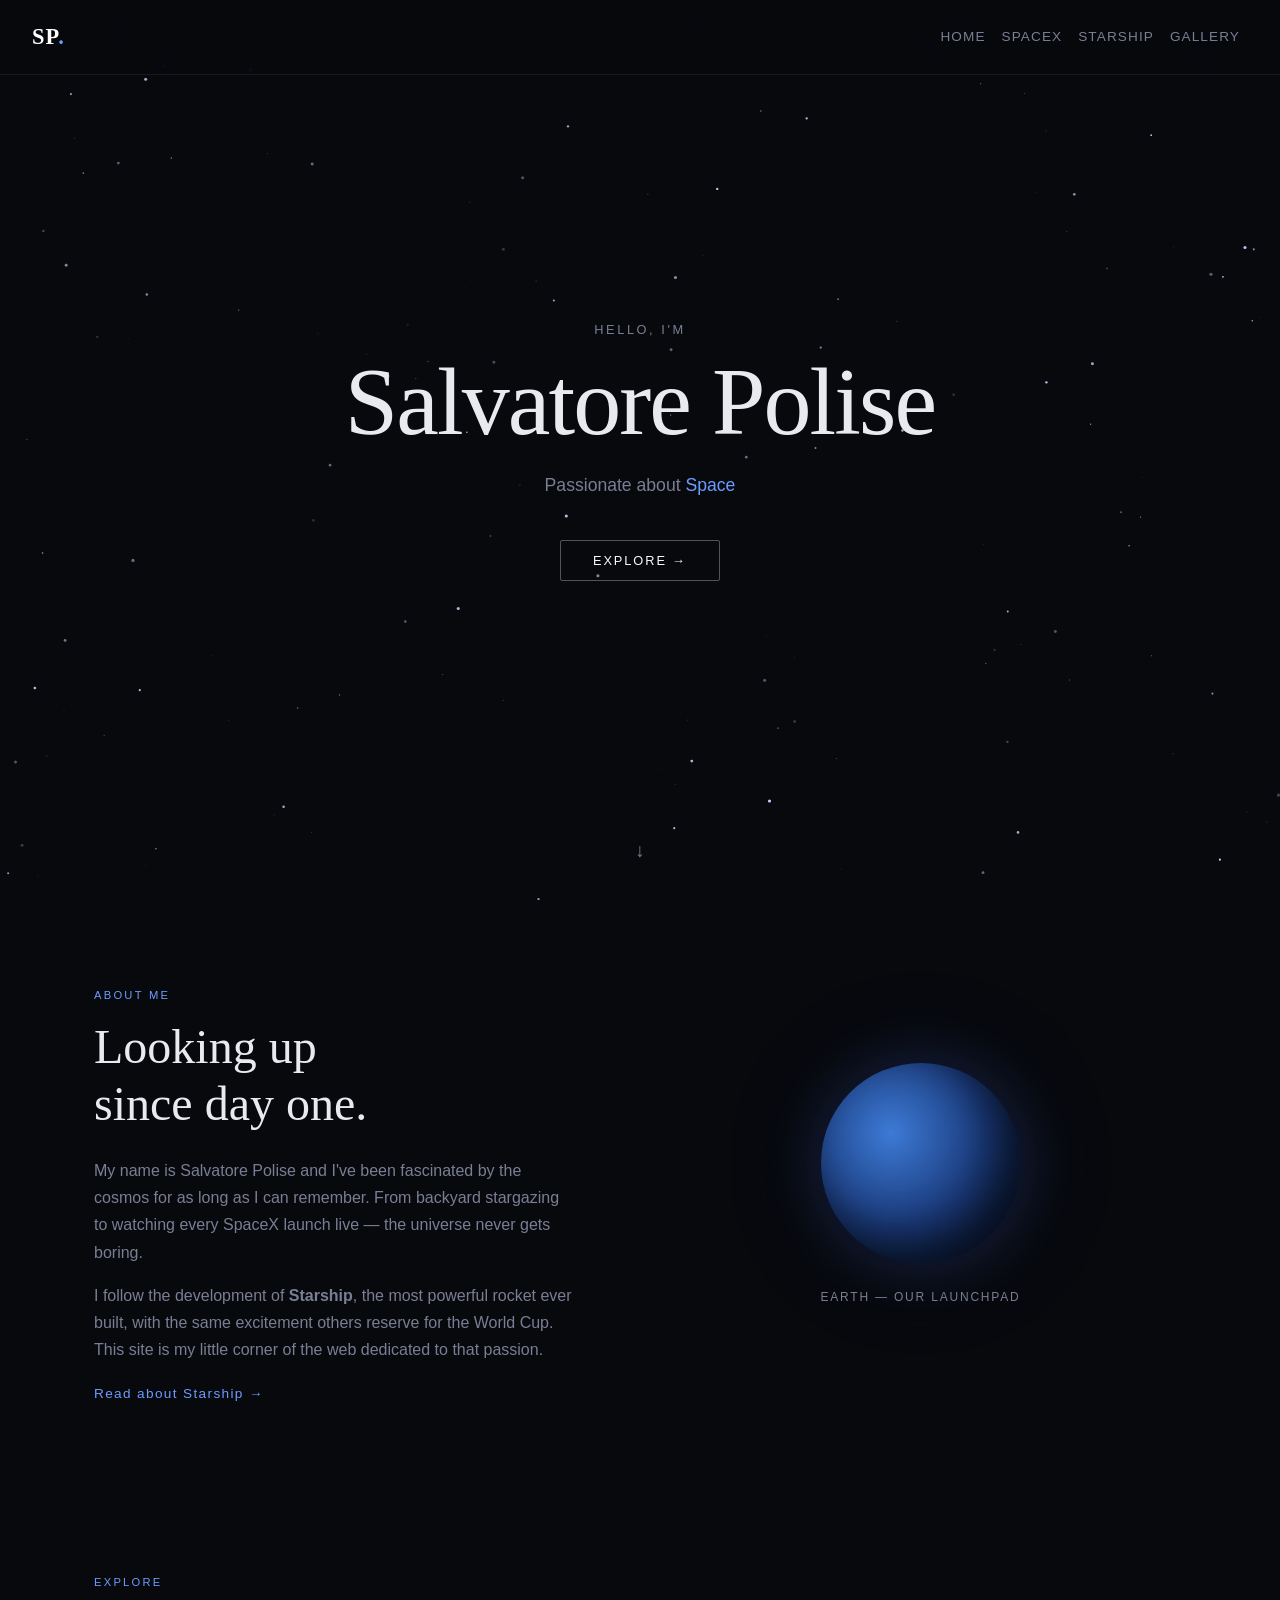
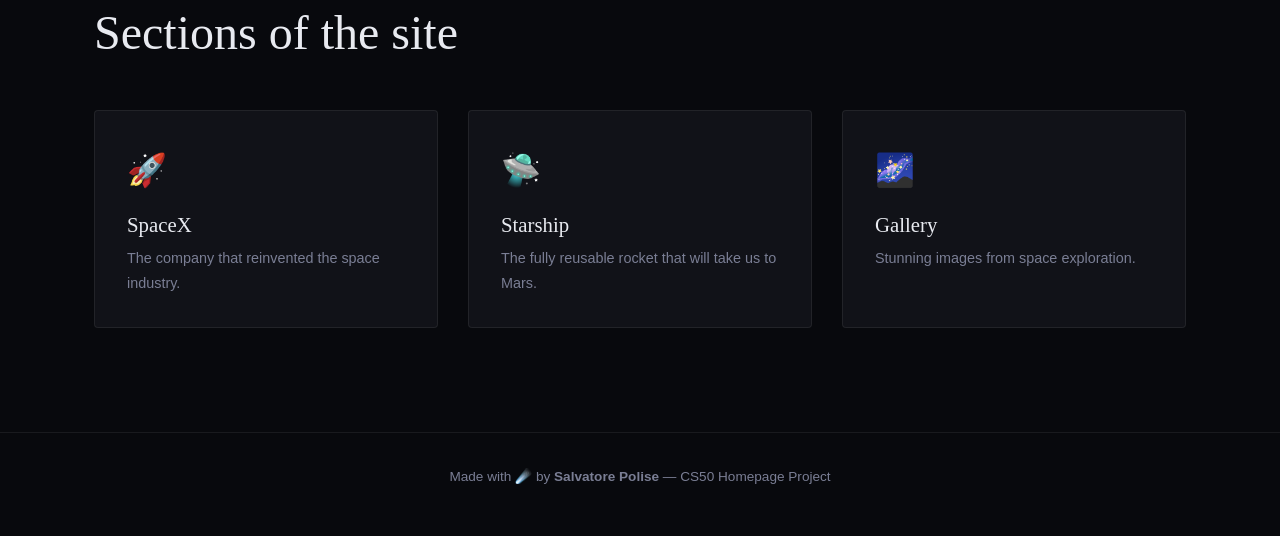
<file: index.html>
<!DOCTYPE html>
<html lang="en">
<head>
  <meta charset="UTF-8" />
  <meta name="viewport" content="width=device-width, initial-scale=1.0" />
  <title>Salvatore Polise — Space Explorer</title>
  <link rel="stylesheet" href="https://cdn.jsdelivr.net/npm/bootstrap@4.5.3/dist/css/bootstrap.min.css" integrity="sha384-TX8t27EcRE3e/ihU7zmQxVncDAy5uIKz4rEkgIXeMed4M0jlfIDPvg6uqKI2xXr2" crossorigin="anonymous">
  <script src="https://code.jquery.com/jquery-3.5.1.slim.min.js" integrity="sha384-DfXdz2htPH0lsSSs5nCTpuj/zy4C+OGpamoFVy38MVBnE+IbbVYUew+OrCXaRkfj" crossorigin="anonymous"></script>
  <script src="https://cdn.jsdelivr.net/npm/bootstrap@4.5.3/dist/js/bootstrap.bundle.min.js" integrity="sha384-ho+j7jyWK8fNQe+A12Hb8AhRq26LrZ/JpcUGGOn+Y7RsweNrtN/tE3MoK7ZeZDyx" crossorigin="anonymous"></script>
  <link href="styles.css" rel="stylesheet">
</head>
<body>

  <!-- NAVBAR -->
  <nav class="navbar navbar-expand-lg navbar-dark fixed-top site-nav">
    <a class="navbar-brand brand-logo" href="index.html">SP<span class="dot">.</span></a>
    <button class="navbar-toggler" type="button" data-toggle="collapse" data-target="#navMenu">
      <span class="navbar-toggler-icon"></span>
    </button>
    <div class="collapse navbar-collapse" id="navMenu">
      <ul class="navbar-nav ml-auto">
        <li class="nav-item"><a class="nav-link" href="index.html">Home</a></li>
        <li class="nav-item"><a class="nav-link" href="spacex.html">SpaceX</a></li>
        <li class="nav-item"><a class="nav-link" href="starship.html">Starship</a></li>
        <li class="nav-item"><a class="nav-link" href="gallery.html">Gallery</a></li>
      </ul>
    </div>
  </nav>

  <!-- STAR CANVAS -->
  <canvas id="stars"></canvas>

  <!-- HERO -->
  <header class="hero d-flex flex-column justify-content-center align-items-center text-center">
    <div class="hero-content">
      <p class="hero-eyebrow">Hello, I'm</p>
      <h1 class="hero-name">Salvatore Polise</h1>
      <p class="hero-subtitle">Passionate about <span id="rotating-word">Space</span></p>
      <a href="spacex.html" class="btn btn-outline-light btn-hero mt-4">Explore →</a>
    </div>
    <div class="scroll-hint">↓</div>
  </header>

  <!-- ABOUT SECTION -->
  <section class="about-section container">
    <div class="row align-items-center">
      <div class="col-md-6 fade-in">
        <span class="section-tag">About me</span>
        <h2 class="section-title">Looking up<br/>since day one.</h2>
        <p class="section-text">
          My name is Salvatore Polise and I've been fascinated by the cosmos for as long as I can remember.
          From backyard stargazing to watching every SpaceX launch live — the universe never gets boring.
        </p>
        <p class="section-text">
          I follow the development of <strong>Starship</strong>, the most powerful rocket ever built, with the same
          excitement others reserve for the World Cup. This site is my little corner of the web dedicated to that passion.
        </p>
        <a href="starship.html" class="btn-link-arrow">Read about Starship →</a>
      </div>
      <div class="col-md-6 fade-in text-center mt-5 mt-md-0">
        <div class="planet-card">
          <div class="planet"></div>
          <p class="planet-label">Earth — our launchpad</p>
        </div>
      </div>
    </div>
  </section>

  <!-- QUICK LINKS CARDS -->
  <section class="cards-section container">
    <span class="section-tag">Explore</span>
    <h2 class="section-title mb-5">Sections of the site</h2>
    <div class="row">
      <div class="col-md-4 mb-4">
        <a href="spacex.html" class="site-card">
          <div class="card-icon">🚀</div>
          <h3 class="card-title">SpaceX</h3>
          <p class="card-desc">The company that reinvented the space industry.</p>
        </a>
      </div>
      <div class="col-md-4 mb-4">
        <a href="starship.html" class="site-card">
          <div class="card-icon">🛸</div>
          <h3 class="card-title">Starship</h3>
          <p class="card-desc">The fully reusable rocket that will take us to Mars.</p>
        </a>
      </div>
      <div class="col-md-4 mb-4">
        <a href="gallery.html" class="site-card">
          <div class="card-icon">🌌</div>
          <h3 class="card-title">Gallery</h3>
          <p class="card-desc">Stunning images from space exploration.</p>
        </a>
      </div>
    </div>
  </section>

  <!-- FOOTER -->
  <footer class="site-footer text-center">
    <p>Made with ☄️ by <strong>Salvatore Polise</strong> — CS50 Homepage Project</p>
  </footer>

  <script src="main.js"></script>
</body>
</html>
</file>
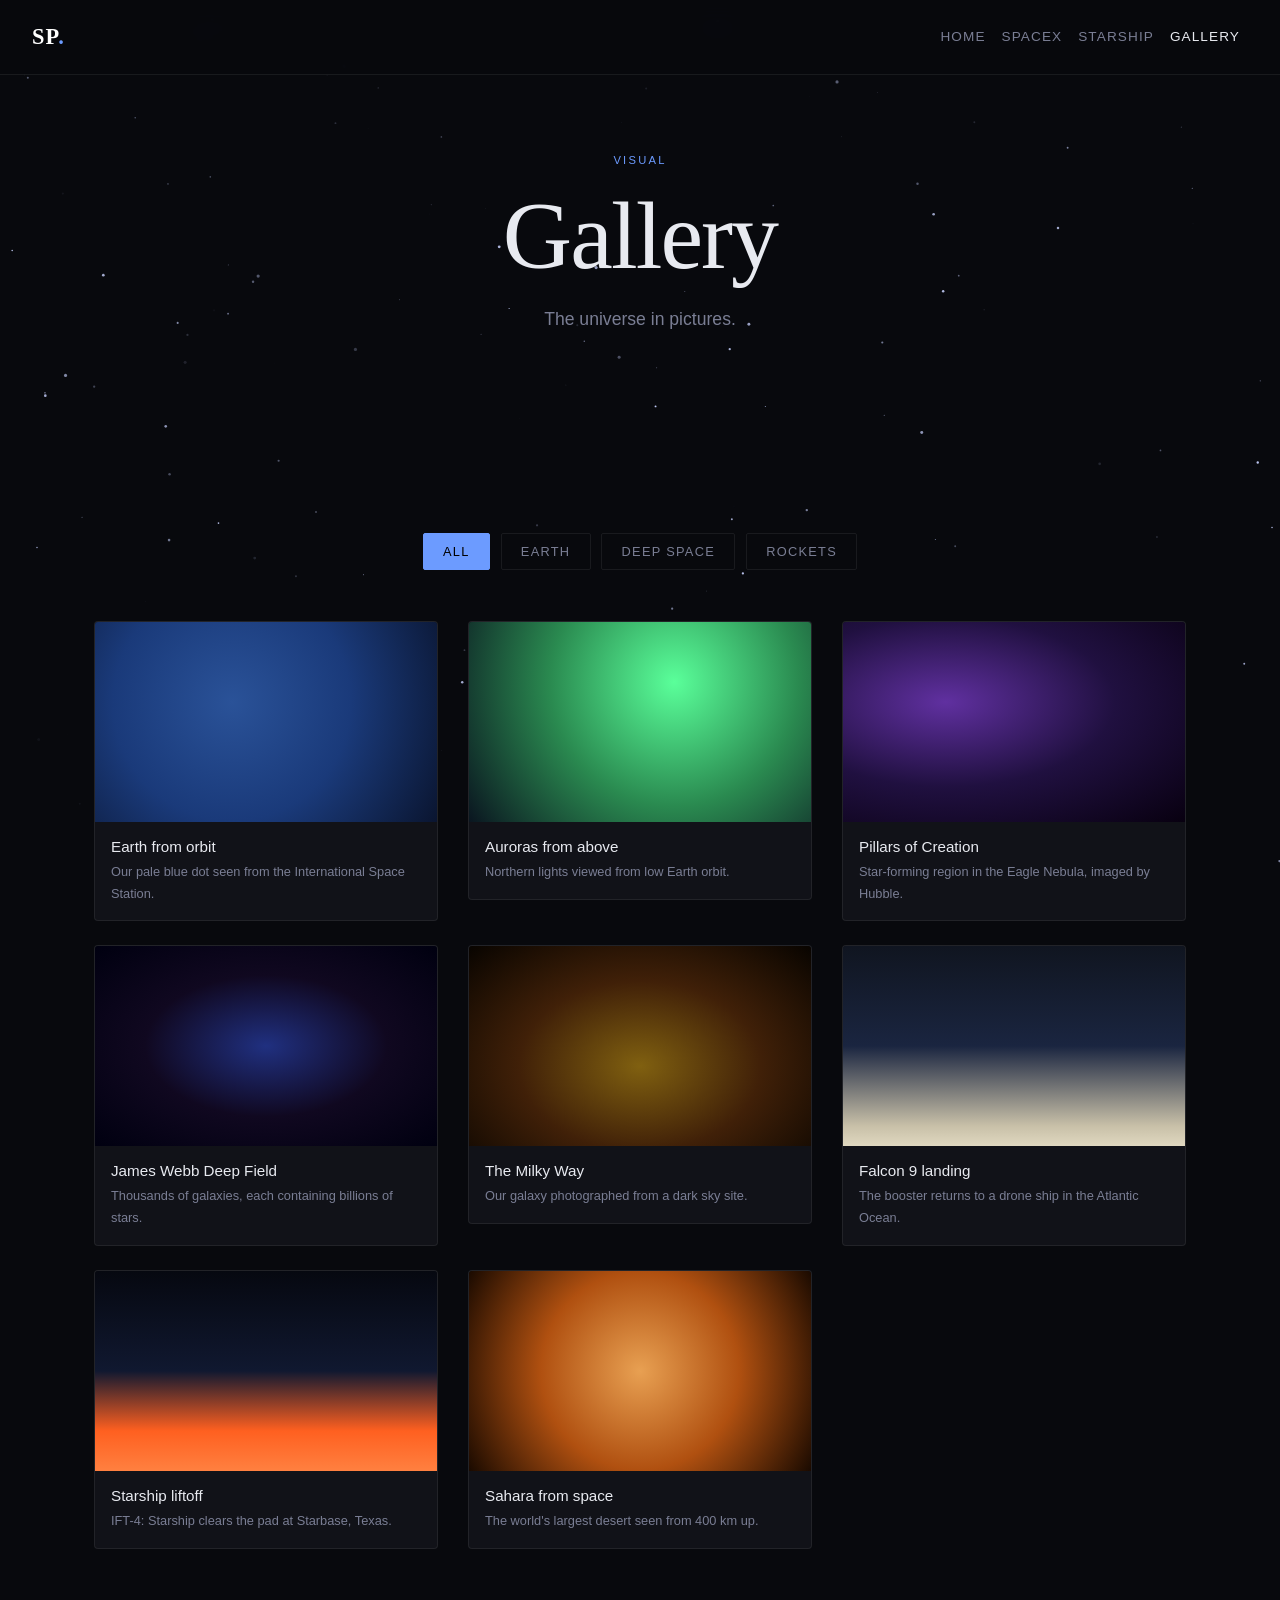
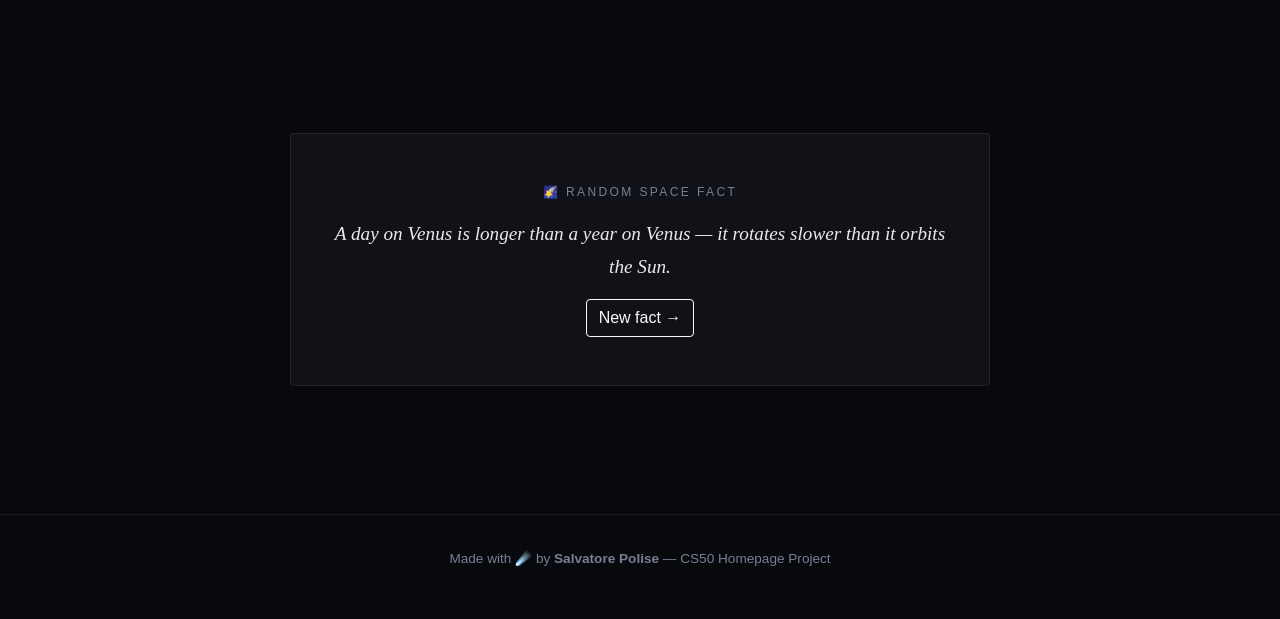
<file: gallery.html>
<!DOCTYPE html>
<html lang="en">
<head>
  <meta charset="UTF-8" />
  <meta name="viewport" content="width=device-width, initial-scale=1.0" />
  <title>Gallery — Salvatore Polise</title>
  <link rel="stylesheet" href="https://cdn.jsdelivr.net/npm/bootstrap@4.5.3/dist/css/bootstrap.min.css" integrity="sha384-TX8t27EcRE3e/ihU7zmQxVncDAy5uIKz4rEkgIXeMed4M0jlfIDPvg6uqKI2xXr2" crossorigin="anonymous">
  <script src="https://code.jquery.com/jquery-3.5.1.slim.min.js" integrity="sha384-DfXdz2htPH0lsSSs5nCTpuj/zy4C+OGpamoFVy38MVBnE+IbbVYUew+OrCXaRkfj" crossorigin="anonymous"></script>
  <script src="https://cdn.jsdelivr.net/npm/bootstrap@4.5.3/dist/js/bootstrap.bundle.min.js" integrity="sha384-ho+j7jyWK8fNQe+A12Hb8AhRq26LrZ/JpcUGGOn+Y7RsweNrtN/tE3MoK7ZeZDyx" crossorigin="anonymous"></script>
  <link href="styles.css" rel="stylesheet">
</head>
<body>

  <nav class="navbar navbar-expand-lg navbar-dark fixed-top site-nav">
    <a class="navbar-brand brand-logo" href="index.html">SP<span class="dot">.</span></a>
    <button class="navbar-toggler" type="button" data-toggle="collapse" data-target="#navMenu">
      <span class="navbar-toggler-icon"></span>
    </button>
    <div class="collapse navbar-collapse" id="navMenu">
      <ul class="navbar-nav ml-auto">
        <li class="nav-item"><a class="nav-link" href="index.html">Home</a></li>
        <li class="nav-item"><a class="nav-link" href="spacex.html">SpaceX</a></li>
        <li class="nav-item"><a class="nav-link" href="starship.html">Starship</a></li>
        <li class="nav-item active"><a class="nav-link" href="gallery.html">Gallery</a></li>
      </ul>
    </div>
  </nav>

  <canvas id="stars"></canvas>

  <header class="page-hero d-flex flex-column justify-content-center align-items-center text-center">
    <span class="section-tag">Visual</span>
    <h1 class="hero-name">Gallery</h1>
    <p class="hero-subtitle">The universe in pictures.</p>
  </header>

  <!-- FILTER BUTTONS -->
  <section class="container gallery-section">
    <div class="text-center mb-5">
      <button class="filter-btn active" data-filter="all">All</button>
      <button class="filter-btn" data-filter="earth">Earth</button>
      <button class="filter-btn" data-filter="space">Deep Space</button>
      <button class="filter-btn" data-filter="rocket">Rockets</button>
    </div>

    <div class="row gallery-grid" id="gallery-grid">

      <!-- Earth -->
      <div class="col-md-4 col-sm-6 mb-4 gallery-item" data-category="earth">
        <div class="gallery-card">
          <div class="gallery-img earth-img-1"></div>
          <div class="gallery-caption">
            <h5>Earth from orbit</h5>
            <p>Our pale blue dot seen from the International Space Station.</p>
          </div>
        </div>
      </div>

      <div class="col-md-4 col-sm-6 mb-4 gallery-item" data-category="earth">
        <div class="gallery-card">
          <div class="gallery-img earth-img-2"></div>
          <div class="gallery-caption">
            <h5>Auroras from above</h5>
            <p>Northern lights viewed from low Earth orbit.</p>
          </div>
        </div>
      </div>

      <!-- Deep Space -->
      <div class="col-md-4 col-sm-6 mb-4 gallery-item" data-category="space">
        <div class="gallery-card">
          <div class="gallery-img space-img-1"></div>
          <div class="gallery-caption">
            <h5>Pillars of Creation</h5>
            <p>Star-forming region in the Eagle Nebula, imaged by Hubble.</p>
          </div>
        </div>
      </div>

      <div class="col-md-4 col-sm-6 mb-4 gallery-item" data-category="space">
        <div class="gallery-card">
          <div class="gallery-img space-img-2"></div>
          <div class="gallery-caption">
            <h5>James Webb Deep Field</h5>
            <p>Thousands of galaxies, each containing billions of stars.</p>
          </div>
        </div>
      </div>

      <div class="col-md-4 col-sm-6 mb-4 gallery-item" data-category="space">
        <div class="gallery-card">
          <div class="gallery-img space-img-3"></div>
          <div class="gallery-caption">
            <h5>The Milky Way</h5>
            <p>Our galaxy photographed from a dark sky site.</p>
          </div>
        </div>
      </div>

      <!-- Rockets -->
      <div class="col-md-4 col-sm-6 mb-4 gallery-item" data-category="rocket">
        <div class="gallery-card">
          <div class="gallery-img rocket-img-1"></div>
          <div class="gallery-caption">
            <h5>Falcon 9 landing</h5>
            <p>The booster returns to a drone ship in the Atlantic Ocean.</p>
          </div>
        </div>
      </div>

      <div class="col-md-4 col-sm-6 mb-4 gallery-item" data-category="rocket">
        <div class="gallery-card">
          <div class="gallery-img rocket-img-2"></div>
          <div class="gallery-caption">
            <h5>Starship liftoff</h5>
            <p>IFT-4: Starship clears the pad at Starbase, Texas.</p>
          </div>
        </div>
      </div>

      <div class="col-md-4 col-sm-6 mb-4 gallery-item" data-category="earth">
        <div class="gallery-card">
          <div class="gallery-img earth-img-3"></div>
          <div class="gallery-caption">
            <h5>Sahara from space</h5>
            <p>The world's largest desert seen from 400 km up.</p>
          </div>
        </div>
      </div>

    </div>
  </section>

  <!-- FUN FACT BOX -->
  <section class="container fun-fact-section text-center mb-5">
    <div class="fun-fact-box">
      <p class="fun-fact-label">🌠 Random Space Fact</p>
      <blockquote id="fact-text" class="fun-fact-text">Click the button to learn something amazing.</blockquote>
      <button id="fact-btn" class="btn btn-outline-light mt-3">New fact →</button>
    </div>
  </section>

  <footer class="site-footer text-center">
    <p>Made with ☄️ by <strong>Salvatore Polise</strong> — CS50 Homepage Project</p>
  </footer>

  <script src="main.js"></script>
</body>
</html>
</file>
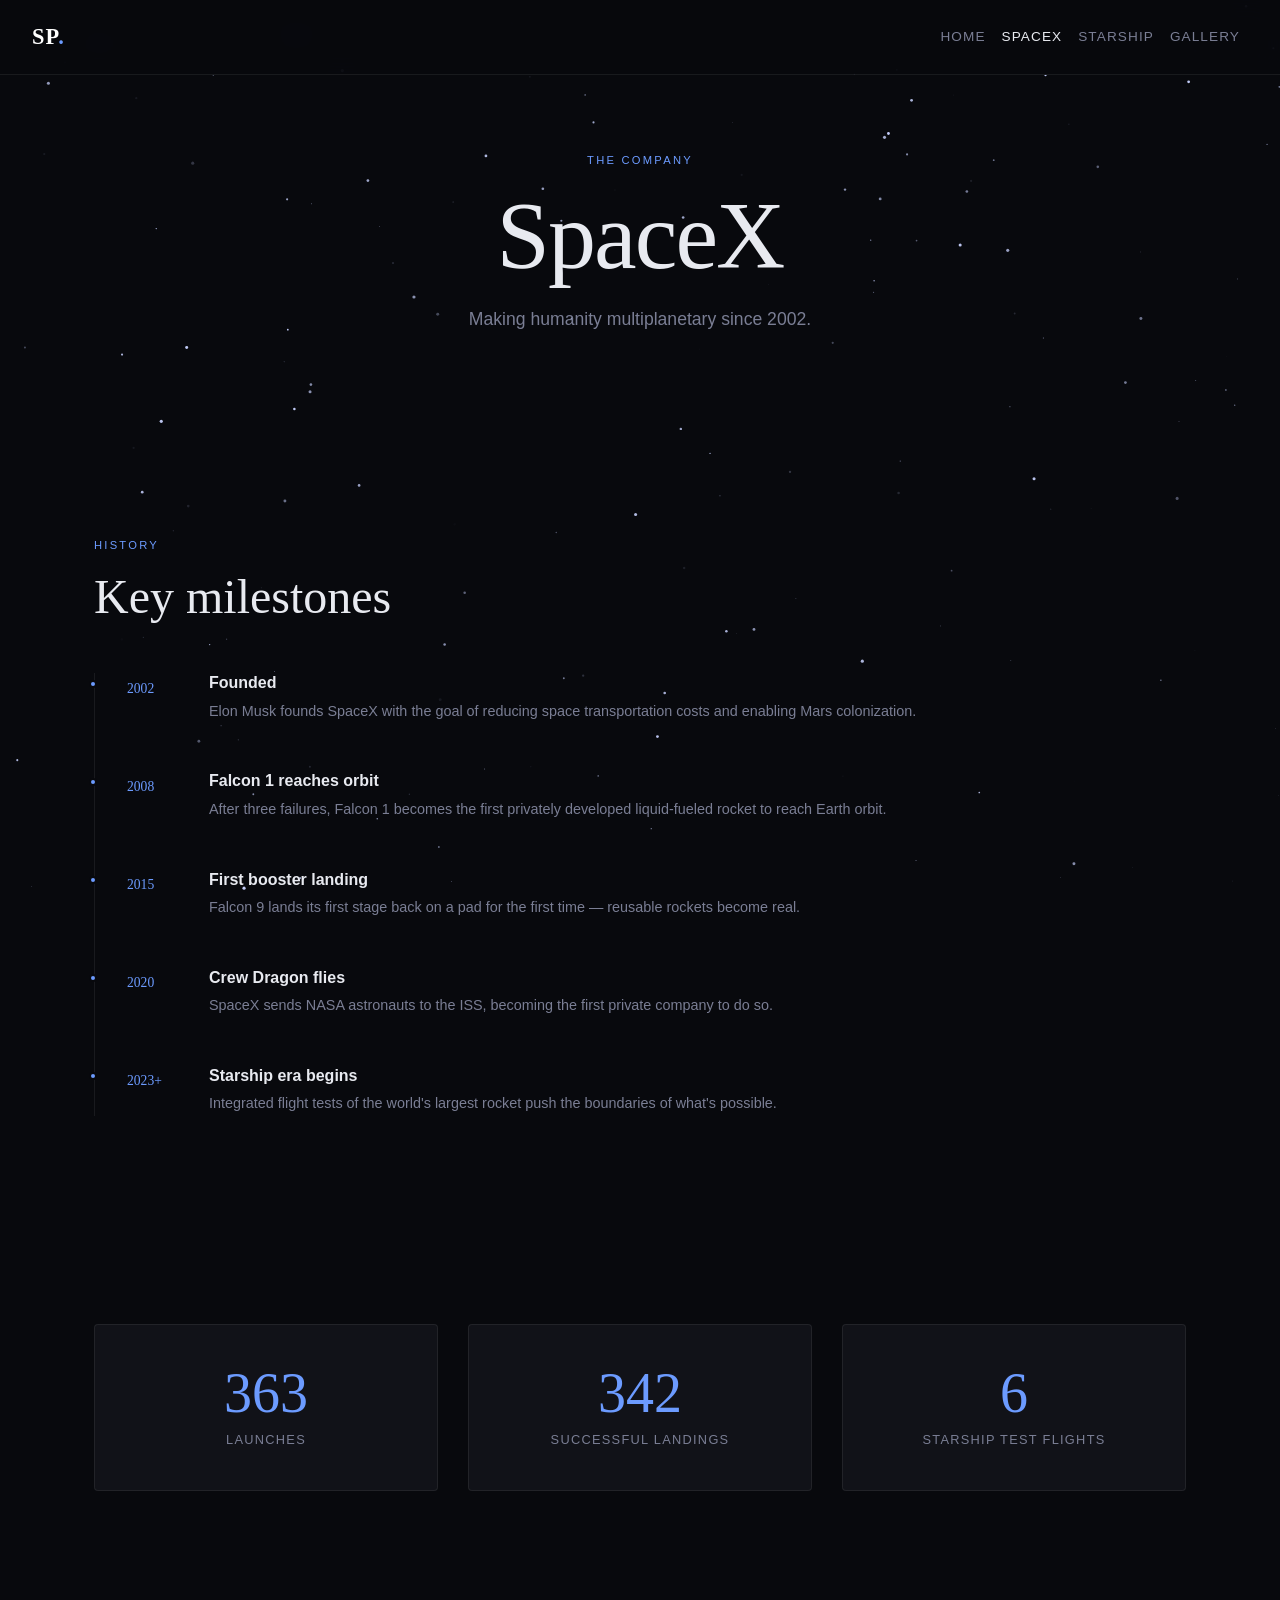
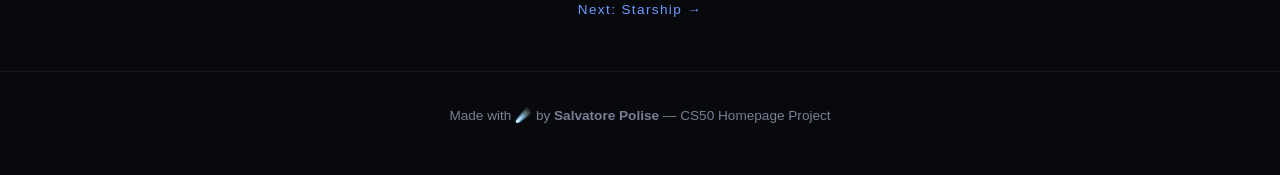
<file: spacex.html>
<!doctype html>
<html lang="en">
  <head>
    <meta charset="UTF-8" />
    <meta name="viewport" content="width=device-width, initial-scale=1.0" />
    <title>SpaceX — Salvatore Polise</title>
    <link
      rel="stylesheet"
      href="https://cdn.jsdelivr.net/npm/bootstrap@4.5.3/dist/css/bootstrap.min.css"
      integrity="sha384-TX8t27EcRE3e/ihU7zmQxVncDAy5uIKz4rEkgIXeMed4M0jlfIDPvg6uqKI2xXr2"
      crossorigin="anonymous"
    />
    <script
      src="https://code.jquery.com/jquery-3.5.1.slim.min.js"
      integrity="sha384-DfXdz2htPH0lsSSs5nCTpuj/zy4C+OGpamoFVy38MVBnE+IbbVYUew+OrCXaRkfj"
      crossorigin="anonymous"
    ></script>
    <script
      src="https://cdn.jsdelivr.net/npm/bootstrap@4.5.3/dist/js/bootstrap.bundle.min.js"
      integrity="sha384-ho+j7jyWK8fNQe+A12Hb8AhRq26LrZ/JpcUGGOn+Y7RsweNrtN/tE3MoK7ZeZDyx"
      crossorigin="anonymous"
    ></script>
    <link href="styles.css" rel="stylesheet" />
  </head>
  <body>
    <nav class="navbar navbar-expand-lg navbar-dark fixed-top site-nav">
      <a class="navbar-brand brand-logo" href="index.html"
        >SP<span class="dot">.</span></a
      >
      <button
        class="navbar-toggler"
        type="button"
        data-toggle="collapse"
        data-target="#navMenu"
      >
        <span class="navbar-toggler-icon"></span>
      </button>
      <div class="collapse navbar-collapse" id="navMenu">
        <ul class="navbar-nav ml-auto">
          <li class="nav-item">
            <a class="nav-link" href="index.html">Home</a>
          </li>
          <li class="nav-item active">
            <a class="nav-link" href="spacex.html">SpaceX</a>
          </li>
          <li class="nav-item">
            <a class="nav-link" href="starship.html">Starship</a>
          </li>
          <li class="nav-item">
            <a class="nav-link" href="gallery.html">Gallery</a>
          </li>
        </ul>
      </div>
    </nav>

    <canvas id="stars"></canvas>

    <!-- PAGE HERO -->
    <header
      class="page-hero d-flex flex-column justify-content-center align-items-center text-center"
    >
      <span class="section-tag">The company</span>
      <h1 class="hero-name">SpaceX</h1>
      <p class="hero-subtitle">Making humanity multiplanetary since 2002.</p>
    </header>

    <!-- TIMELINE -->
    <section class="container timeline-section">
      <span class="section-tag">History</span>
      <h2 class="section-title mb-5">Key milestones</h2>

      <div class="timeline">
        <div class="timeline-item fade-in">
          <div class="timeline-year">2002</div>
          <div class="timeline-content">
            <h4>Founded</h4>
            <p>
              Elon Musk founds SpaceX with the goal of reducing space
              transportation costs and enabling Mars colonization.
            </p>
          </div>
        </div>

        <div class="timeline-item fade-in">
          <div class="timeline-year">2008</div>
          <div class="timeline-content">
            <h4>Falcon 1 reaches orbit</h4>
            <p>
              After three failures, Falcon 1 becomes the first privately
              developed liquid-fueled rocket to reach Earth orbit.
            </p>
          </div>
        </div>

        <div class="timeline-item fade-in">
          <div class="timeline-year">2015</div>
          <div class="timeline-content">
            <h4>First booster landing</h4>
            <p>
              Falcon 9 lands its first stage back on a pad for the first time —
              reusable rockets become real.
            </p>
          </div>
        </div>

        <div class="timeline-item fade-in">
          <div class="timeline-year">2020</div>
          <div class="timeline-content">
            <h4>Crew Dragon flies</h4>
            <p>
              SpaceX sends NASA astronauts to the ISS, becoming the first
              private company to do so.
            </p>
          </div>
        </div>

        <div class="timeline-item fade-in">
          <div class="timeline-year">2023+</div>
          <div class="timeline-content">
            <h4>Starship era begins</h4>
            <p>
              Integrated flight tests of the world's largest rocket push the
              boundaries of what's possible.
            </p>
          </div>
        </div>
      </div>
    </section>

    <!-- STATS -->
    <section class="stats-section container text-center">
      <div class="row">
        <div class="col-md-4 mb-4">
          <div class="stat-card">
            <div class="stat-number" data-target="650">0</div>
            <p class="stat-label">Launches</p>
          </div>
        </div>
        <div class="col-md-4 mb-4">
          <div class="stat-card">
            <div class="stat-number" data-target="613">0</div>
            <p class="stat-label">Successful landings</p>
          </div>
        </div>
        <div class="col-md-4 mb-4">
          <div class="stat-card">
            <div class="stat-number" data-target="11">0</div>
            <p class="stat-label">Starship test flights</p>
          </div>
        </div>
      </div>
    </section>

    <div class="text-center mb-5">
      <a href="starship.html" class="btn-link-arrow">Next: Starship →</a>
    </div>

    <footer class="site-footer text-center">
      <p>
        Made with ☄️ by <strong>Salvatore Polise</strong> — CS50 Homepage
        Project
      </p>
    </footer>

    <script src="main.js"></script>
  </body>
</html>
</file>
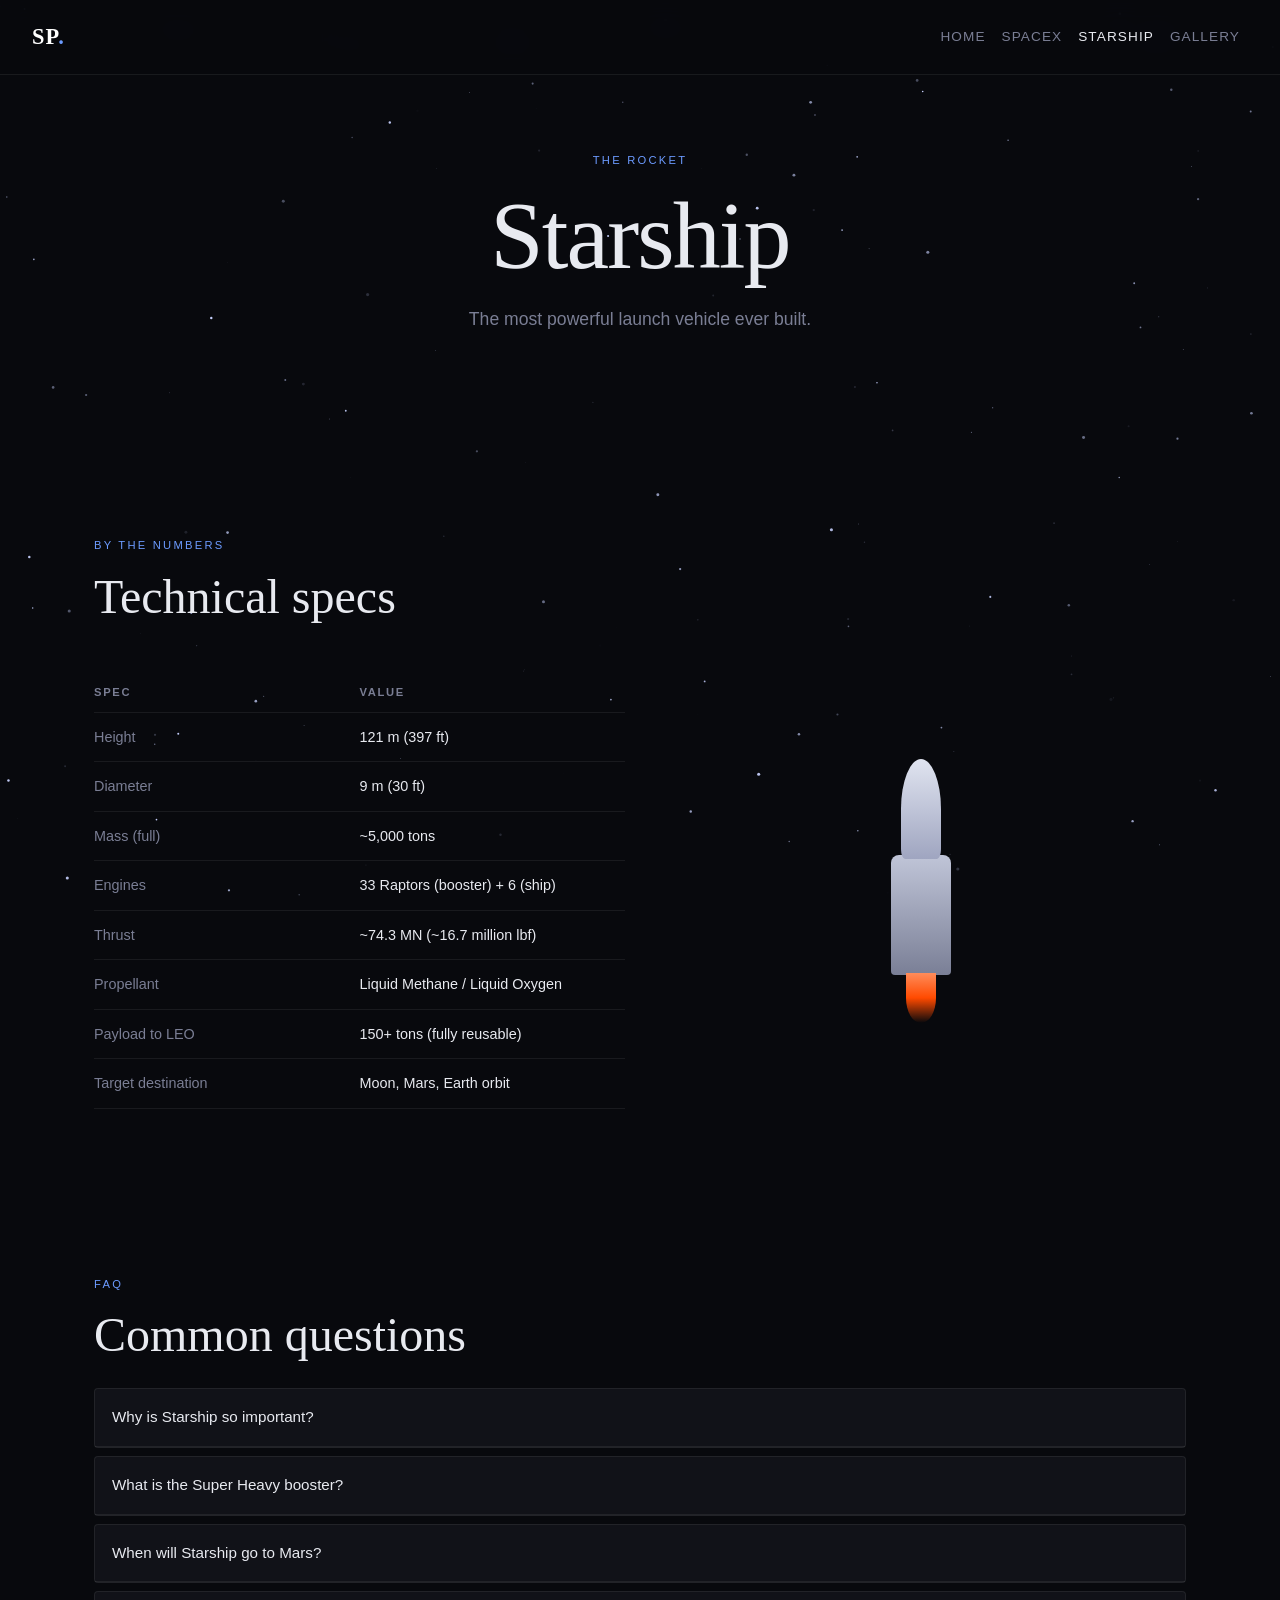
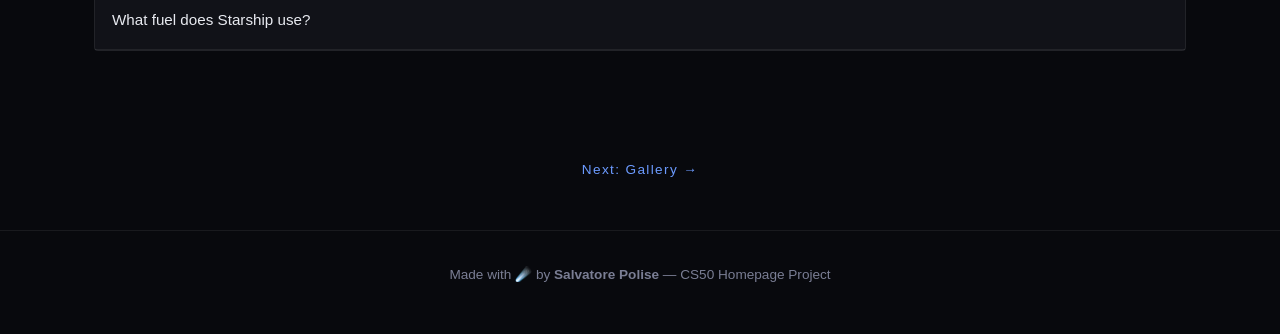
<file: starship.html>
<!DOCTYPE html>
<html lang="en">
<head>
  <meta charset="UTF-8" />
  <meta name="viewport" content="width=device-width, initial-scale=1.0" />
  <title>Starship — Salvatore Polise</title>
  <link rel="stylesheet" href="https://cdn.jsdelivr.net/npm/bootstrap@4.5.3/dist/css/bootstrap.min.css" integrity="sha384-TX8t27EcRE3e/ihU7zmQxVncDAy5uIKz4rEkgIXeMed4M0jlfIDPvg6uqKI2xXr2" crossorigin="anonymous">
  <script src="https://code.jquery.com/jquery-3.5.1.slim.min.js" integrity="sha384-DfXdz2htPH0lsSSs5nCTpuj/zy4C+OGpamoFVy38MVBnE+IbbVYUew+OrCXaRkfj" crossorigin="anonymous"></script>
  <script src="https://cdn.jsdelivr.net/npm/bootstrap@4.5.3/dist/js/bootstrap.bundle.min.js" integrity="sha384-ho+j7jyWK8fNQe+A12Hb8AhRq26LrZ/JpcUGGOn+Y7RsweNrtN/tE3MoK7ZeZDyx" crossorigin="anonymous"></script>
  <link href="styles.css" rel="stylesheet">
</head>
<body>

  <nav class="navbar navbar-expand-lg navbar-dark fixed-top site-nav">
    <a class="navbar-brand brand-logo" href="index.html">SP<span class="dot">.</span></a>
    <button class="navbar-toggler" type="button" data-toggle="collapse" data-target="#navMenu">
      <span class="navbar-toggler-icon"></span>
    </button>
    <div class="collapse navbar-collapse" id="navMenu">
      <ul class="navbar-nav ml-auto">
        <li class="nav-item"><a class="nav-link" href="index.html">Home</a></li>
        <li class="nav-item"><a class="nav-link" href="spacex.html">SpaceX</a></li>
        <li class="nav-item active"><a class="nav-link" href="starship.html">Starship</a></li>
        <li class="nav-item"><a class="nav-link" href="gallery.html">Gallery</a></li>
      </ul>
    </div>
  </nav>

  <canvas id="stars"></canvas>

  <header class="page-hero d-flex flex-column justify-content-center align-items-center text-center">
    <span class="section-tag">The rocket</span>
    <h1 class="hero-name">Starship</h1>
    <p class="hero-subtitle">The most powerful launch vehicle ever built.</p>
  </header>

  <!-- SPECS -->
  <section class="container specs-section">
    <span class="section-tag">By the numbers</span>
    <h2 class="section-title mb-5">Technical specs</h2>

    <div class="row">
      <div class="col-md-6">
        <table class="specs-table">
          <thead>
            <tr>
              <th>Spec</th>
              <th>Value</th>
            </tr>
          </thead>
          <tbody>
            <tr><td>Height</td><td>121 m (397 ft)</td></tr>
            <tr><td>Diameter</td><td>9 m (30 ft)</td></tr>
            <tr><td>Mass (full)</td><td>~5,000 tons</td></tr>
            <tr><td>Engines</td><td>33 Raptors (booster) + 6 (ship)</td></tr>
            <tr><td>Thrust</td><td>~74.3 MN (~16.7 million lbf)</td></tr>
            <tr><td>Propellant</td><td>Liquid Methane / Liquid Oxygen</td></tr>
            <tr><td>Payload to LEO</td><td>150+ tons (fully reusable)</td></tr>
            <tr><td>Target destination</td><td>Moon, Mars, Earth orbit</td></tr>
          </tbody>
        </table>
      </div>
      <div class="col-md-6 d-flex align-items-center justify-content-center mt-5 mt-md-0">
        <div class="rocket-visual">
          <div class="rocket-ship"></div>
          <div class="rocket-booster"></div>
          <div class="rocket-flame"></div>
        </div>
      </div>
    </div>
  </section>

  <!-- FAQ ACCORDION -->
  <section class="container faq-section">
    <span class="section-tag">FAQ</span>
    <h2 class="section-title mb-4">Common questions</h2>

    <div id="faqAccordion">

      <div class="card faq-card">
        <div class="card-header" id="q1">
          <button class="btn btn-link faq-question collapsed" data-toggle="collapse" data-target="#a1">
            Why is Starship so important?
          </button>
        </div>
        <div id="a1" class="collapse" data-parent="#faqAccordion">
          <div class="card-body faq-answer">
            Starship is fully and rapidly reusable — like an airplane — which could reduce the cost of reaching orbit by 100x. This makes large-scale space exploration economically viable for the first time.
          </div>
        </div>
      </div>

      <div class="card faq-card">
        <div class="card-header" id="q2">
          <button class="btn btn-link faq-question collapsed" data-toggle="collapse" data-target="#a2">
            What is the Super Heavy booster?
          </button>
        </div>
        <div id="a2" class="collapse" data-parent="#faqAccordion">
          <div class="card-body faq-answer">
            Super Heavy is the first stage of Starship. It carries 33 Raptor engines and is designed to be caught back at the launch tower by giant mechanical arms called "Mechazilla" or the "Chopstick arms".
          </div>
        </div>
      </div>

      <div class="card faq-card">
        <div class="card-header" id="q3">
          <button class="btn btn-link faq-question collapsed" data-toggle="collapse" data-target="#a3">
            When will Starship go to Mars?
          </button>
        </div>
        <div id="a3" class="collapse" data-parent="#faqAccordion">
          <div class="card-body faq-answer">
            SpaceX plans uncrewed cargo missions to Mars as early as the late 2020s, with crewed missions targeted for the early 2030s — though timelines in space are always optimistic.
          </div>
        </div>
      </div>

      <div class="card faq-card">
        <div class="card-header" id="q4">
          <button class="btn btn-link faq-question collapsed" data-toggle="collapse" data-target="#a4">
            What fuel does Starship use?
          </button>
        </div>
        <div id="a4" class="collapse" data-parent="#faqAccordion">
          <div class="card-body faq-answer">
            Starship uses liquid methane (CH₄) and liquid oxygen (LOX). Methane was chosen because it can be produced on Mars from its atmosphere — enabling a return trip using local resources.
          </div>
        </div>
      </div>

    </div>
  </section>

  <div class="text-center mb-5 pt-3">
    <a href="gallery.html" class="btn-link-arrow">Next: Gallery →</a>
  </div>

  <footer class="site-footer text-center">
    <p>Made with ☄️ by <strong>Salvatore Polise</strong> — CS50 Homepage Project</p>
  </footer>

  <script src="main.js"></script>
</body>
</html>
</file>
<file: styles.css>
/* =============================================
   styles.css — Salvatore Polise Space Homepage
   ============================================= */

/* --- CSS VARIABLES --- */
:root {
  --bg: #08090d;
  --surface: #111218;
  --surface-2: #1a1c25;
  --border: rgba(255,255,255,0.07);
  --text: #e8eaf0;
  --text-muted: #7a7e94;
  --accent: #6c9bff;
  --accent-warm: #ff8c5a;
  --font-display: 'Georgia', serif;
  --font-body: 'Helvetica Neue', Helvetica, Arial, sans-serif;
}

/* --- BASE --- */
*, *::before, *::after { box-sizing: border-box; }

html { scroll-behavior: smooth; }

body {
  background-color: var(--bg);
  color: var(--text);
  font-family: var(--font-body);
  font-size: 16px;
  line-height: 1.7;
  margin: 0;
  overflow-x: hidden;
}

/* --- STAR CANVAS --- */
#stars {
  position: fixed;
  top: 0;
  left: 0;
  width: 100%;
  height: 100%;
  z-index: 0;
  pointer-events: none;
}

/* --- NAVBAR --- */
.site-nav {
  background: rgba(8, 9, 13, 0.85);
  backdrop-filter: blur(12px);
  border-bottom: 1px solid var(--border);
  z-index: 100;
  padding: 0.8rem 2rem;
}

.brand-logo {
  font-family: var(--font-display);
  font-size: 1.4rem;
  font-weight: bold;
  letter-spacing: 0.05em;
  color: #fff !important;
}

.dot {
  color: var(--accent);
}

.nav-link {
  color: var(--text-muted) !important;
  font-size: 0.85rem;
  letter-spacing: 0.08em;
  text-transform: uppercase;
  transition: color 0.2s;
}

.nav-link:hover,
.nav-item.active .nav-link {
  color: var(--text) !important;
}

/* --- HERO --- */
.hero {
  position: relative;
  min-height: 100vh;
  z-index: 1;
  padding: 0 1.5rem;
}

.page-hero {
  position: relative;
  min-height: 50vh;
  z-index: 1;
  padding-top: 100px;
  padding-bottom: 3rem;
}

.hero-content {
  text-align: center;
  animation: fadeUp 1s ease both;
}

.hero-eyebrow {
  font-size: 0.8rem;
  letter-spacing: 0.2em;
  text-transform: uppercase;
  color: var(--text-muted);
  margin-bottom: 0.5rem;
}

.hero-name {
  font-family: var(--font-display);
  font-size: clamp(2.8rem, 8vw, 6rem);
  font-weight: normal;
  letter-spacing: -0.02em;
  margin: 0;
  line-height: 1.1;
}

.hero-subtitle {
  font-size: 1.1rem;
  color: var(--text-muted);
  margin-top: 1rem;
}

#rotating-word {
  color: var(--accent);
  transition: opacity 0.3s;
}

.btn-hero {
  font-size: 0.8rem;
  letter-spacing: 0.15em;
  text-transform: uppercase;
  border-color: rgba(255,255,255,0.3);
  padding: 0.6rem 2rem;
  border-radius: 2px;
  transition: all 0.2s;
}

.btn-hero:hover {
  background: var(--accent);
  border-color: var(--accent);
  color: #000;
}

.scroll-hint {
  position: absolute;
  bottom: 2rem;
  font-size: 1.2rem;
  color: var(--text-muted);
  animation: bounce 2s infinite;
}

/* --- SECTIONS --- */
.about-section,
.cards-section,
.timeline-section,
.specs-section,
.faq-section,
.gallery-section,
.stats-section,
.fun-fact-section {
  position: relative;
  z-index: 1;
  padding: 5rem 1.5rem;
}

.section-tag {
  display: inline-block;
  font-size: 0.7rem;
  letter-spacing: 0.2em;
  text-transform: uppercase;
  color: var(--accent);
  margin-bottom: 0.8rem;
}

.section-title {
  font-family: var(--font-display);
  font-size: clamp(1.8rem, 4vw, 3rem);
  font-weight: normal;
  line-height: 1.2;
  margin-bottom: 1.5rem;
}

.section-text {
  color: var(--text-muted);
  max-width: 480px;
}

.btn-link-arrow {
  display: inline-block;
  color: var(--accent);
  font-size: 0.85rem;
  letter-spacing: 0.1em;
  text-decoration: none;
  border-bottom: 1px solid transparent;
  transition: border-color 0.2s;
}

.btn-link-arrow:hover {
  border-color: var(--accent);
  color: var(--accent);
  text-decoration: none;
}

/* --- PLANET CARD --- */
.planet-card {
  display: flex;
  flex-direction: column;
  align-items: center;
  gap: 1.5rem;
}

.planet {
  width: 200px;
  height: 200px;
  border-radius: 50%;
  background: radial-gradient(circle at 35% 35%, #3d7ad6, #1a3a7a 50%, #0a1530);
  box-shadow:
    inset -20px -20px 40px rgba(0,0,0,0.6),
    0 0 60px rgba(60,100,200,0.25),
    0 0 120px rgba(60,100,200,0.1);
  animation: spin 20s linear infinite;
}

.planet-label {
  font-size: 0.75rem;
  letter-spacing: 0.15em;
  text-transform: uppercase;
  color: var(--text-muted);
}

/* --- CARDS --- */
.site-card {
  display: block;
  background: var(--surface);
  border: 1px solid var(--border);
  border-radius: 4px;
  padding: 2rem;
  color: var(--text);
  text-decoration: none;
  transition: all 0.25s;
  height: 100%;
}

.site-card:hover {
  border-color: var(--accent);
  background: var(--surface-2);
  transform: translateY(-4px);
  color: var(--text);
  text-decoration: none;
}

.card-icon {
  font-size: 2rem;
  margin-bottom: 1rem;
}

.card-title {
  font-family: var(--font-display);
  font-size: 1.3rem;
  font-weight: normal;
  margin-bottom: 0.5rem;
}

.card-desc {
  color: var(--text-muted);
  font-size: 0.9rem;
  margin: 0;
}

/* --- TIMELINE --- */
.timeline {
  position: relative;
  padding-left: 2rem;
  border-left: 1px solid var(--border);
}

.timeline-item {
  display: flex;
  gap: 2rem;
  margin-bottom: 3rem;
  position: relative;
}

.timeline-item::before {
  content: '';
  position: absolute;
  left: -2.4rem;
  top: 0.4rem;
  width: 8px;
  height: 8px;
  border-radius: 50%;
  background: var(--accent);
  border: 2px solid var(--bg);
}

.timeline-year {
  font-family: var(--font-display);
  font-size: 0.85rem;
  color: var(--accent);
  min-width: 50px;
  padding-top: 0.2rem;
}

.timeline-content h4 {
  font-size: 1rem;
  font-weight: 600;
  margin-bottom: 0.4rem;
}

.timeline-content p {
  color: var(--text-muted);
  font-size: 0.9rem;
  margin: 0;
}

/* --- STATS --- */
.stat-card {
  background: var(--surface);
  border: 1px solid var(--border);
  border-radius: 4px;
  padding: 2.5rem 1rem;
}

.stat-number {
  font-family: var(--font-display);
  font-size: 3.5rem;
  color: var(--accent);
  line-height: 1;
  margin-bottom: 0.5rem;
}

.stat-label {
  font-size: 0.8rem;
  letter-spacing: 0.1em;
  text-transform: uppercase;
  color: var(--text-muted);
  margin: 0;
}

/* --- SPECS TABLE --- */
.specs-table {
  width: 100%;
  border-collapse: collapse;
}

.specs-table th {
  font-size: 0.7rem;
  letter-spacing: 0.15em;
  text-transform: uppercase;
  color: var(--text-muted);
  border-bottom: 1px solid var(--border);
  padding: 0.6rem 0;
  text-align: left;
}

.specs-table td {
  padding: 0.75rem 0;
  border-bottom: 1px solid var(--border);
  font-size: 0.9rem;
}

.specs-table td:first-child {
  color: var(--text-muted);
  width: 50%;
}

/* --- ROCKET VISUAL --- */
.rocket-visual {
  display: flex;
  flex-direction: column;
  align-items: center;
  animation: float 3s ease-in-out infinite;
}

.rocket-ship {
  width: 40px;
  height: 100px;
  background: linear-gradient(180deg, #e0e4f0 0%, #9fa5c0 100%);
  border-radius: 50% 50% 10% 10%;
  position: relative;
}

.rocket-booster {
  width: 60px;
  height: 120px;
  background: linear-gradient(180deg, #c0c5d8 0%, #7a7f96 100%);
  border-radius: 8px 8px 4px 4px;
  margin-top: -4px;
}

.rocket-flame {
  width: 30px;
  height: 50px;
  background: linear-gradient(180deg, #ff8c5a, #ff4a00, transparent);
  border-radius: 0 0 50% 50%;
  animation: flicker 0.15s infinite alternate;
  margin-top: -2px;
}

/* --- FAQ --- */
.faq-card {
  background: var(--surface) !important;
  border: 1px solid var(--border) !important;
  border-radius: 4px !important;
  margin-bottom: 0.5rem;
}

.faq-question {
  color: var(--text) !important;
  font-size: 0.95rem;
  text-decoration: none !important;
  width: 100%;
  text-align: left;
  padding: 1rem 0;
}

.faq-answer {
  color: var(--text-muted);
  font-size: 0.9rem;
  background: transparent;
}

.card-header {
  background: transparent !important;
  border-bottom: 1px solid var(--border) !important;
  padding: 0 1rem;
}

/* --- GALLERY --- */
.filter-btn {
  background: transparent;
  color: var(--text-muted);
  border: 1px solid var(--border);
  padding: 0.4rem 1.2rem;
  margin: 0.2rem;
  font-size: 0.8rem;
  letter-spacing: 0.1em;
  text-transform: uppercase;
  cursor: pointer;
  border-radius: 2px;
  transition: all 0.2s;
}

.filter-btn:hover,
.filter-btn.active {
  background: var(--accent);
  border-color: var(--accent);
  color: #000;
}

.gallery-card {
  background: var(--surface);
  border: 1px solid var(--border);
  border-radius: 4px;
  overflow: hidden;
  transition: transform 0.25s;
}

.gallery-card:hover {
  transform: translateY(-4px);
}

.gallery-img {
  width: 100%;
  height: 200px;
  background-size: cover;
  background-position: center;
}

/* Placeholder color gradients for gallery images */
.earth-img-1 { background: radial-gradient(circle at 40% 40%, #2a5298, #1a3a7a, #0a1530); }
.earth-img-2 { background: radial-gradient(circle at 60% 30%, #5aff9a, #2a8a50, #0a1520); }
.earth-img-3 { background: radial-gradient(circle at 50% 50%, #e8a052, #b05010, #1a0a00); }
.space-img-1 { background: radial-gradient(ellipse at 30% 40%, #6030a0, #201040, #080010); }
.space-img-2 { background: radial-gradient(ellipse at 50% 50%, #203080, #100820, #000010); }
.space-img-3 { background: radial-gradient(ellipse at 50% 60%, #806010, #402008, #080400); }
.rocket-img-1 { background: linear-gradient(180deg, #101520 0%, #1a2540 50%, #c8c0a8 90%, #e0d8c0 100%); }
.rocket-img-2 { background: linear-gradient(180deg, #060810 0%, #101830 50%, #ff6020 80%, #ff8040 100%); }

.gallery-caption {
  padding: 1rem;
}

.gallery-caption h5 {
  font-size: 0.95rem;
  margin-bottom: 0.3rem;
}

.gallery-caption p {
  color: var(--text-muted);
  font-size: 0.8rem;
  margin: 0;
}

.gallery-item {
  transition: opacity 0.3s;
}

.gallery-item.hidden {
  display: none;
}

/* --- FUN FACT BOX --- */
.fun-fact-box {
  background: var(--surface);
  border: 1px solid var(--border);
  border-radius: 4px;
  padding: 3rem 2rem;
  max-width: 700px;
  margin: 0 auto;
}

.fun-fact-label {
  font-size: 0.75rem;
  letter-spacing: 0.2em;
  text-transform: uppercase;
  color: var(--text-muted);
  margin-bottom: 1rem;
}

.fun-fact-text {
  font-family: var(--font-display);
  font-size: 1.2rem;
  font-style: italic;
  border: none;
  color: var(--text);
  min-height: 60px;
  margin: 0;
}

/* --- FOOTER --- */
.site-footer {
  position: relative;
  z-index: 1;
  border-top: 1px solid var(--border);
  padding: 2rem;
  color: var(--text-muted);
  font-size: 0.85rem;
}

/* --- ANIMATIONS --- */
@keyframes fadeUp {
  from { opacity: 0; transform: translateY(20px); }
  to   { opacity: 1; transform: translateY(0); }
}

@keyframes bounce {
  0%, 100% { transform: translateY(0); }
  50% { transform: translateY(8px); }
}

@keyframes spin {
  from { transform: rotate(0deg); }
  to   { transform: rotate(360deg); }
}

@keyframes float {
  0%, 100% { transform: translateY(0); }
  50% { transform: translateY(-12px); }
}

@keyframes flicker {
  from { opacity: 0.8; transform: scaleX(0.9); }
  to   { opacity: 1; transform: scaleX(1.1); }
}

.fade-in {
  opacity: 0;
  transform: translateY(24px);
  transition: opacity 0.7s ease, transform 0.7s ease;
}

.fade-in.visible {
  opacity: 1;
  transform: none;
}

/* --- RESPONSIVE --- */
@media (max-width: 768px) {
  .hero-name { font-size: 2.5rem; }
  .about-section, .cards-section, .timeline-section,
  .specs-section, .faq-section, .gallery-section,
  .stats-section { padding: 3rem 1rem; }
  .planet { width: 140px; height: 140px; }
  .timeline { padding-left: 1rem; }
  .timeline-item { flex-direction: column; gap: 0.5rem; }
}
</file>
